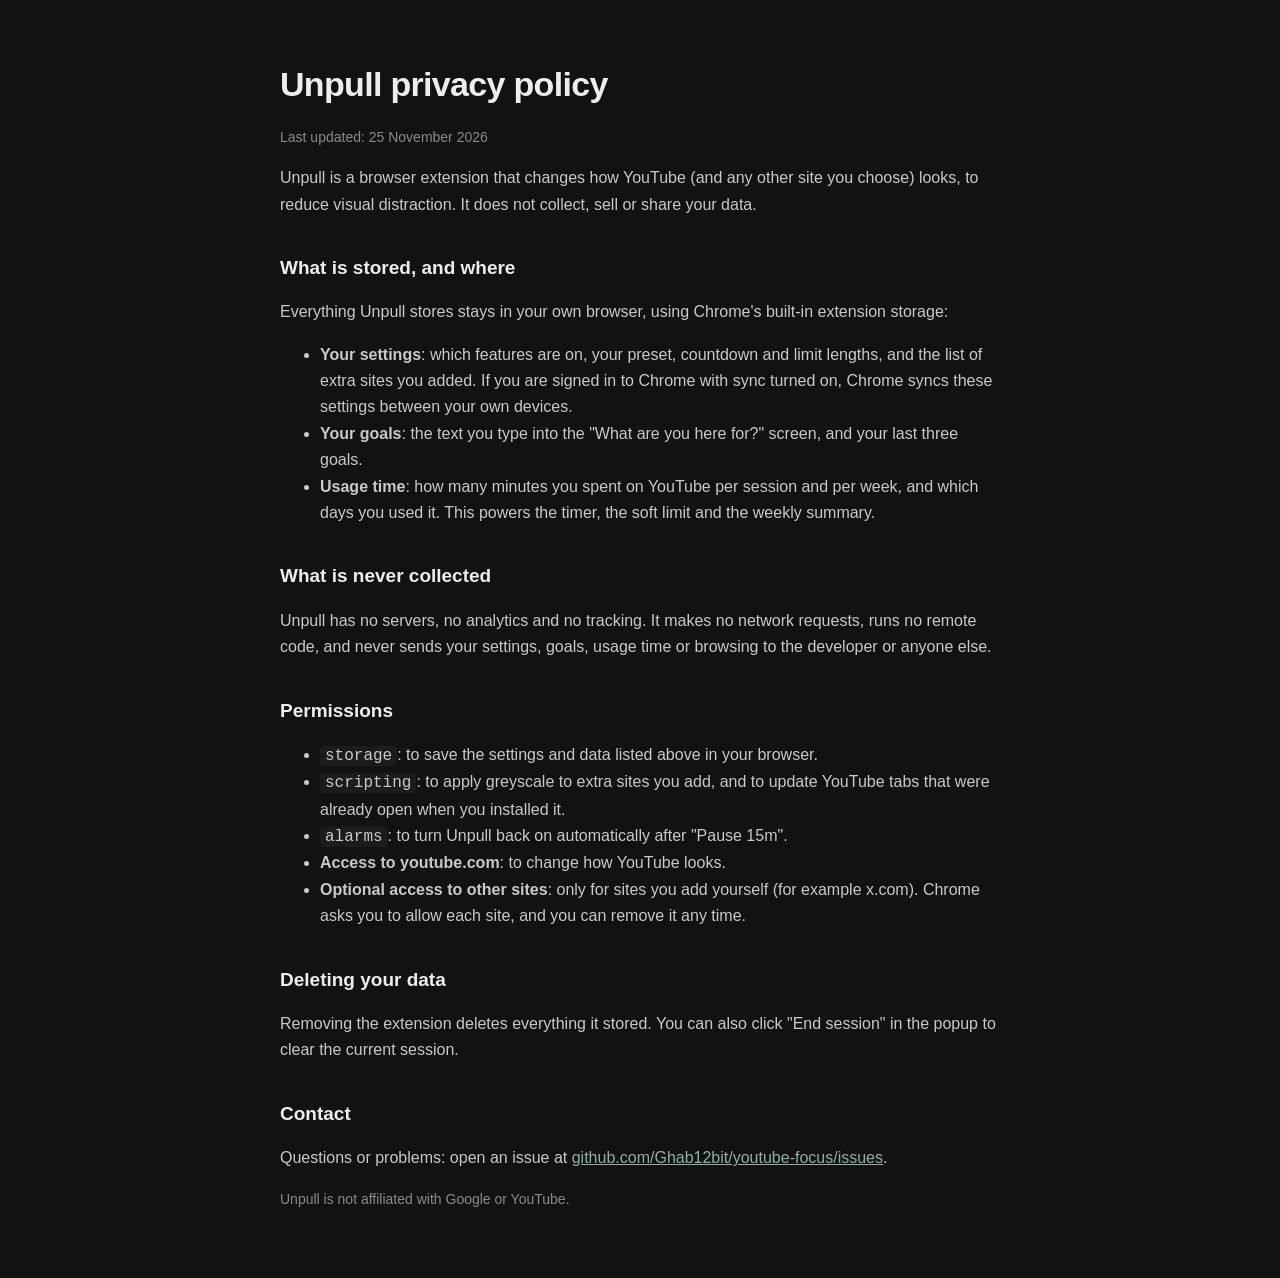
<file: docs/index.html>
<!DOCTYPE html>
<html lang="en"><head><meta charset="utf-8"><meta name="viewport" content="width=device-width,initial-scale=1">
<title>Unpull: Privacy Policy</title>
<style>body{margin:0;background:#121212;color:#EDEDED;font:16px/1.65 -apple-system,BlinkMacSystemFont,"Segoe UI",Roboto,sans-serif}main{max-width:720px;margin:0 auto;padding:56px 24px}h1{font-size:34px;letter-spacing:-.02em;margin:0 0 6px}h2{font-size:19px;margin:34px 0 8px}p,li{color:#C9C9C9}.muted{color:#8A8A8A;font-size:14px}a{color:#8FB3A0}code{background:#1C1C1C;padding:1px 5px;border-radius:4px}</style></head>
<body><main>
<h1>Unpull privacy policy</h1>
<p class="muted">Last updated: 25 November 2026</p>
<p>Unpull is a browser extension that changes how YouTube (and any other site you choose) looks, to reduce visual distraction. It does not collect, sell or share your data.</p>
<h2>What is stored, and where</h2>
<p>Everything Unpull stores stays in your own browser, using Chrome's built-in extension storage:</p>
<ul>
<li><b>Your settings</b>: which features are on, your preset, countdown and limit lengths, and the list of extra sites you added. If you are signed in to Chrome with sync turned on, Chrome syncs these settings between your own devices.</li>
<li><b>Your goals</b>: the text you type into the "What are you here for?" screen, and your last three goals.</li>
<li><b>Usage time</b>: how many minutes you spent on YouTube per session and per week, and which days you used it. This powers the timer, the soft limit and the weekly summary.</li>
</ul>
<h2>What is never collected</h2>
<p>Unpull has no servers, no analytics and no tracking. It makes no network requests, runs no remote code, and never sends your settings, goals, usage time or browsing to the developer or anyone else.</p>
<h2>Permissions</h2>
<ul>
<li><code>storage</code>: to save the settings and data listed above in your browser.</li>
<li><code>scripting</code>: to apply greyscale to extra sites you add, and to update YouTube tabs that were already open when you installed it.</li>
<li><code>alarms</code>: to turn Unpull back on automatically after "Pause 15m".</li>
<li><b>Access to youtube.com</b>: to change how YouTube looks.</li>
<li><b>Optional access to other sites</b>: only for sites you add yourself (for example x.com). Chrome asks you to allow each site, and you can remove it any time.</li>
</ul>
<h2>Deleting your data</h2>
<p>Removing the extension deletes everything it stored. You can also click "End session" in the popup to clear the current session.</p>
<h2>Contact</h2>
<p>Questions or problems: open an issue at <a href="https://github.com/Ghab12bit/youtube-focus/issues">github.com/Ghab12bit/youtube-focus/issues</a>.</p>
<p class="muted">Unpull is not affiliated with Google or YouTube.</p>
</main></body></html>
</file>
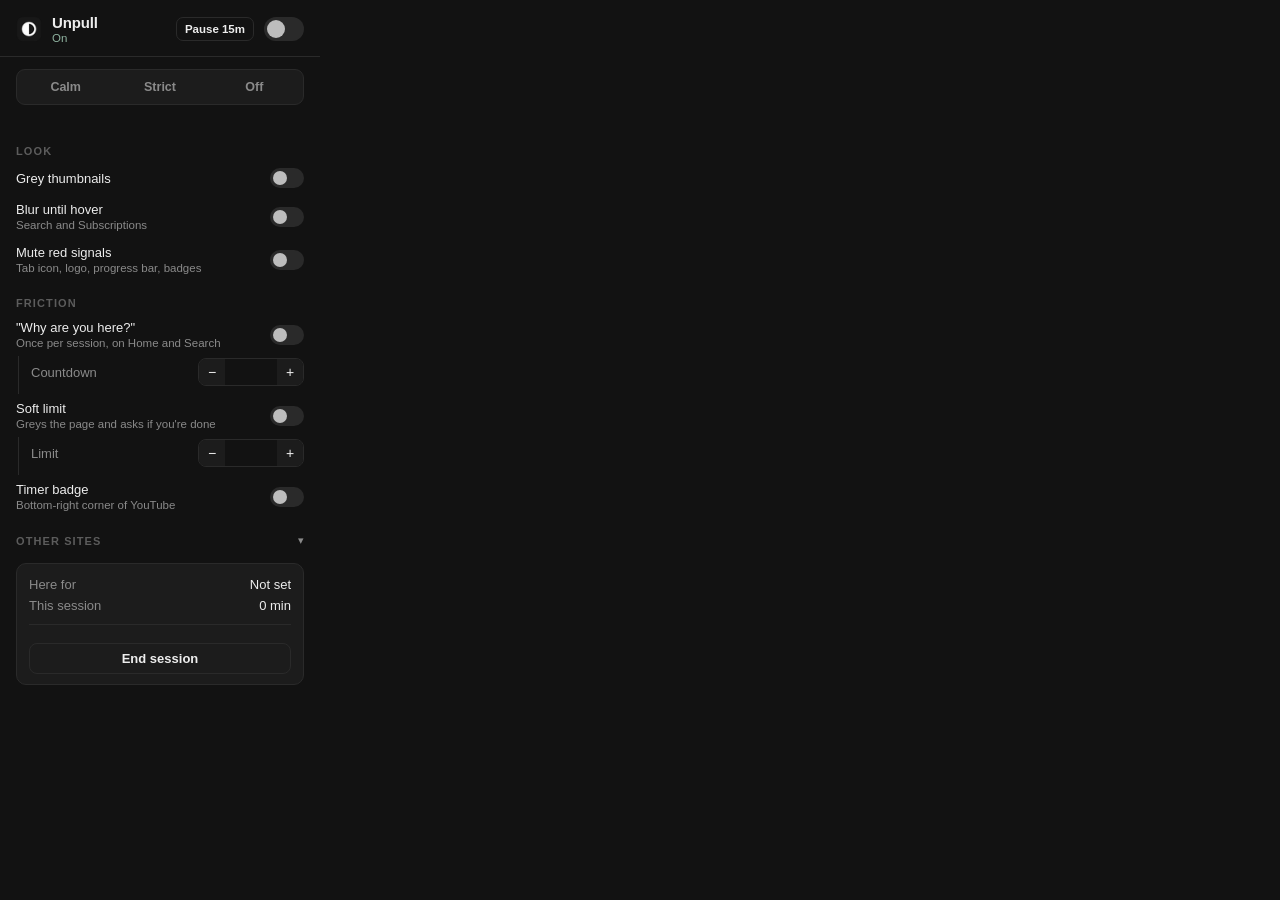
<file: popup.html>
<!DOCTYPE html>
<html lang="en">
<head>
  <meta charset="utf-8" />
  <link rel="stylesheet" href="popup.css" />
</head>
<body>
  <header>
    <img class="logo" src="icons/icon32.png" alt="" />
    <div class="grow">
      <div class="title">Unpull</div>
      <div class="status" id="status">On</div>
    </div>
    <button type="button" id="pause15" class="ghost">Pause 15m</button>
    <label class="switch big" title="Turn everything on or off (Alt+Shift+U)">
      <input type="checkbox" id="master" />
      <span></span>
    </label>
  </header>

  <div id="pausedbox" class="pausedbox" hidden></div>

  <main id="features">
    <div class="presets">
      <div class="seg" role="radiogroup" aria-label="Preset">
        <button type="button" data-preset="calm">Calm</button>
        <button type="button" data-preset="strict">Strict</button>
        <button type="button" data-preset="off">Off</button>
      </div>
      <div class="seghint" id="seghint"></div>
    </div>

    <section>
      <div class="label">Look</div>
      <div class="item">
        <div><div class="name">Grey thumbnails</div></div>
        <label class="switch"><input type="checkbox" data-key="grey" /><span></span></label>
      </div>
      <div class="item">
        <div><div class="name">Blur until hover</div><div class="hint">Search and Subscriptions</div></div>
        <label class="switch"><input type="checkbox" data-key="blur" /><span></span></label>
      </div>
      <div class="item">
        <div><div class="name">Mute red signals</div><div class="hint">Tab icon, logo, progress bar, badges</div></div>
        <label class="switch"><input type="checkbox" data-key="mute" /><span></span></label>
      </div>
    </section>

    <section>
      <div class="label">Friction</div>
      <div class="item">
        <div><div class="name">"Why are you here?"</div><div class="hint">Once per session, on Home and Search</div></div>
        <label class="switch"><input type="checkbox" data-key="pause" /><span></span></label>
      </div>
      <div class="item sub-item" data-depends="pause">
        <div class="name">Countdown</div>
        <div class="stepper" data-key="countdown" data-min="0" data-max="15" data-step="1" data-unit="s">
          <button type="button" class="minus">&minus;</button><span class="val"></span><button type="button" class="plus">+</button>
        </div>
      </div>
      <div class="item">
        <div><div class="name">Soft limit</div><div class="hint">Greys the page and asks if you're done</div></div>
        <label class="switch"><input type="checkbox" data-key="limit" /><span></span></label>
      </div>
      <div class="item sub-item" data-depends="limit">
        <div class="name">Limit</div>
        <div class="stepper" data-key="limitMin" data-min="5" data-max="180" data-step="5" data-unit=" min">
          <button type="button" class="minus">&minus;</button><span class="val"></span><button type="button" class="plus">+</button>
        </div>
      </div>
      <div class="item">
        <div><div class="name">Timer badge</div><div class="hint">Bottom-right corner of YouTube</div></div>
        <label class="switch"><input type="checkbox" data-key="timer" /><span></span></label>
      </div>
    </section>

    <section>
      <details id="others">
        <summary>
          <span class="label inline">Other sites</span>
          <span class="sum" id="others-sum"></span>
          <span class="chev">&#9662;</span>
        </summary>
        <div class="item">
          <div><div class="name">Greyscale other sites</div><div class="hint">Whole page, like phone grayscale</div></div>
          <label class="switch"><input type="checkbox" data-key="greySitesOn" /><span></span></label>
        </div>
        <div class="sites" data-depends="greySitesOn">
          <div id="site-list" class="chips"></div>
          <form id="site-form" class="add" autocomplete="off">
            <input id="site-input" placeholder="Add a site, e.g. reddit.com" />
            <button type="submit">Add</button>
          </form>
          <div id="site-error" class="error" hidden></div>
          <p class="note" id="allow-note" hidden>Dashed sites need one click on Allow. Chrome then asks for access to that site only.</p>
        </div>
      </details>
    </section>

    <div class="card">
      <div class="stat"><span class="k">Here for</span><span class="v" id="intent">Not set</span></div>
      <div class="stat"><span class="k">This session</span><span class="v" id="time">0 min</span></div>
      <div class="week" id="week"></div>
      <button type="button" id="end" class="end">End session</button>
    </div>

    <div class="nudge" id="nudge" hidden>
      <span>Finding Unpull useful?</span>
      <span><a id="review" href="#" target="_blank" rel="noopener">Leave a review</a><button type="button" id="nudge-x" title="Don't show again">&times;</button></span>
    </div>
  </main>

  <script src="popup.js"></script>
</body>
</html>
</file>
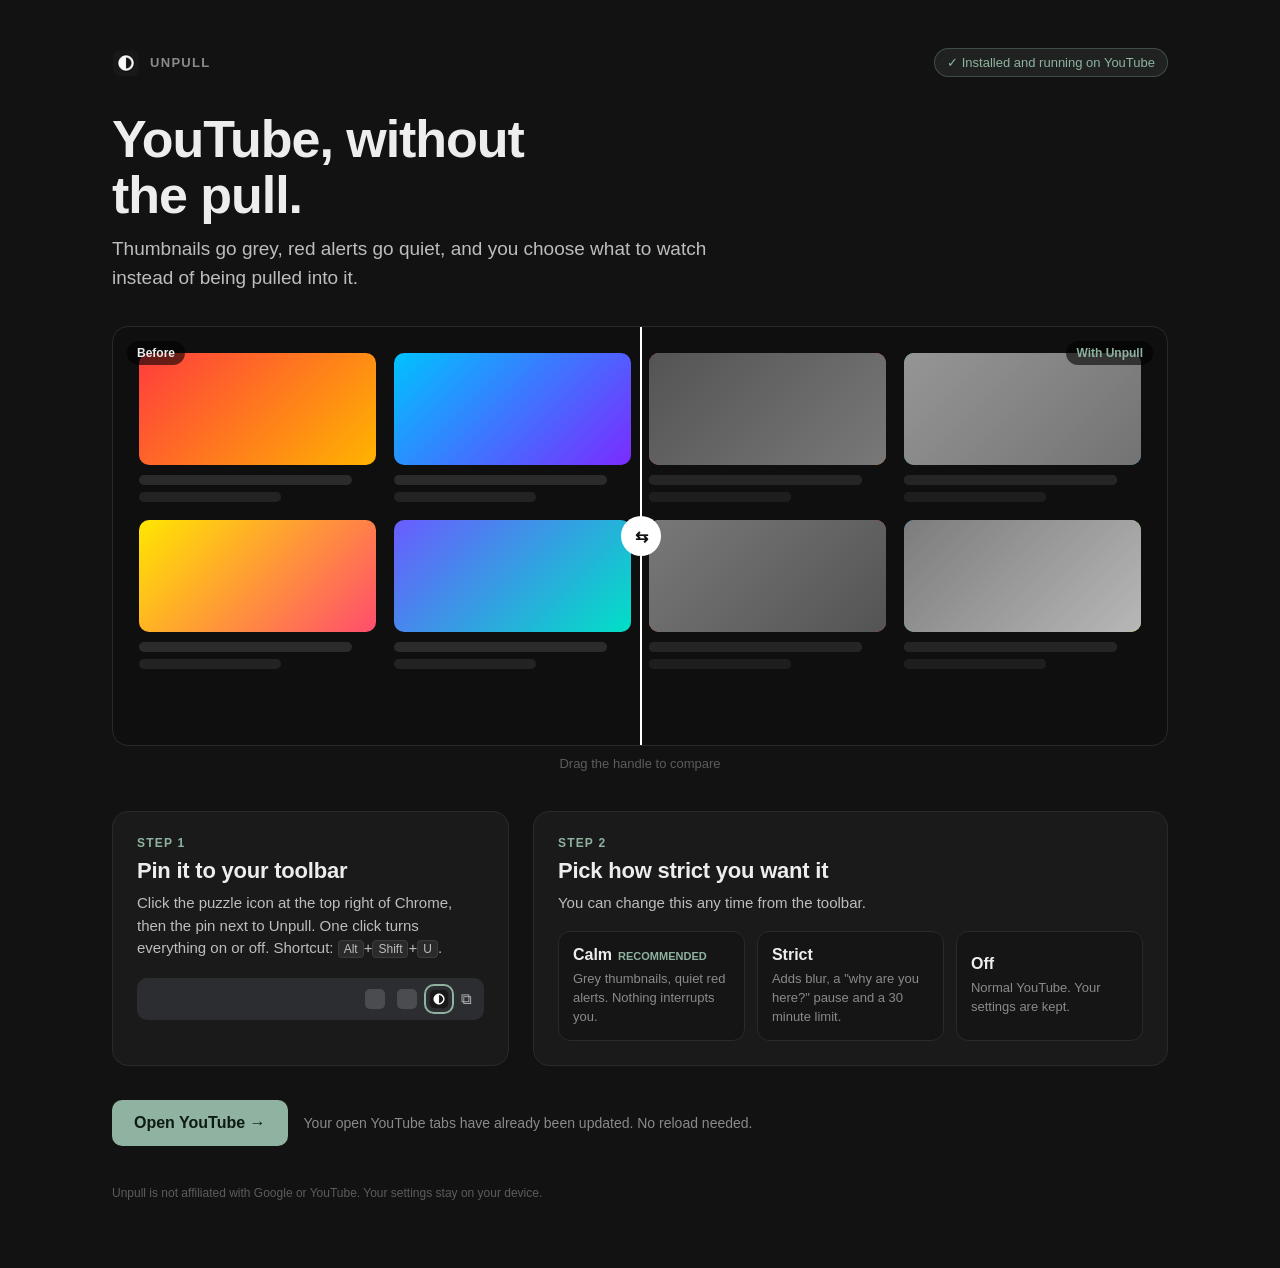
<file: welcome.html>
<!DOCTYPE html>
<html lang="en">
<head>
  <meta charset="utf-8" />
  <title>Welcome to Unpull</title>
  <link rel="icon" href="icons/icon32.png" />
  <link rel="stylesheet" href="welcome.css" />
</head>
<body>
  <div class="wrap">
    <div class="top">
      <img class="logo" src="icons/icon32.png" alt="" />Unpull
      <span class="ok">&#10003; Installed and running on YouTube</span>
    </div>

    <h1>YouTube, without<br />the pull.</h1>
    <p class="lead">Thumbnails go grey, red alerts go quiet, and you choose what to watch instead of being pulled into it.</p>

    <div class="ba" id="ba">
      <div class="feed colour" aria-hidden="true"></div>
      <div class="feed grey" id="grey" aria-hidden="true"></div>
      <div class="handle" id="handle"><b>&#8646;</b></div>
      <span class="tag a">Before</span><span class="tag b">With Unpull</span>
    </div>
    <p class="drag">Drag the handle to compare</p>

    <div class="steps">
      <div class="box">
        <div class="n">Step 1</div>
        <h3>Pin it to your toolbar</h3>
        <p class="p" id="pin-text">Click the puzzle icon at the top right of Chrome, then the pin next to Unpull. One click turns everything on or off. Shortcut: <kbd>Alt</kbd>+<kbd>Shift</kbd>+<kbd>U</kbd>.</p>
        <div class="bar"><span></span><span></span><img class="me" src="icons/icon32.png" alt="" /><span class="pz">&#10697;</span></div>
        <p class="pinned" id="pinned" hidden>&#10003; Pinned. Nice.</p>
      </div>
      <div class="box">
        <div class="n">Step 2</div>
        <h3>Pick how strict you want it</h3>
        <p class="p">You can change this any time from the toolbar.</p>
        <div class="cards">
          <button type="button" class="pc" data-preset="calm"><b>Calm</b><span class="rec">RECOMMENDED</span><span class="d">Grey thumbnails, quiet red alerts. Nothing interrupts you.</span></button>
          <button type="button" class="pc" data-preset="strict"><b>Strict</b><span class="d">Adds blur, a "why are you here?" pause and a 30 minute limit.</span></button>
          <button type="button" class="pc" data-preset="off"><b>Off</b><span class="d">Normal YouTube. Your settings are kept.</span></button>
        </div>
      </div>
    </div>

    <div class="cta">
      <a class="btn" href="https://www.youtube.com/" target="_blank" rel="noopener">Open YouTube &rarr;</a>
      <span class="sub">Your open YouTube tabs have already been updated. No reload needed.</span>
    </div>
    <p class="foot">Unpull is not affiliated with Google or YouTube. Your settings stay on your device.</p>
  </div>
  <script src="welcome.js"></script>
</body>
</html>
</file>
<file: popup.css>
:root {
  --bg: #121212;
  --surface: #1C1C1C;
  --border: #2A2A2A;
  --text: #EDEDED;
  --muted: #8A8A8A;
  --faint: #5C5C5C;
  --accent: #8FB3A0;      /* sage: calm, "okay", deliberately not red */
  --accent-ink: #0E1A14;
  --amber: #C9A86A;       /* paused / warning */
}
* { box-sizing: border-box; }
body {
  width: 320px; margin: 0; background: var(--bg); color: var(--text);
  font-family: -apple-system, BlinkMacSystemFont, "SF Pro Text", "Segoe UI", Roboto, sans-serif;
  font-size: 13px; -webkit-font-smoothing: antialiased;
}
button { font: inherit; cursor: pointer; }

/* Header */
header { display: flex; align-items: center; gap: 10px; padding: 14px 16px 12px; border-bottom: 1px solid var(--border); }
.logo { width: 26px; height: 26px; border-radius: 7px; }
.grow { flex: 1; min-width: 0; }
.title { font-size: 15px; font-weight: 600; letter-spacing: -0.01em; }
.status { font-size: 11.5px; color: var(--accent); margin-top: 1px; white-space: nowrap; }
.status.paused { color: var(--amber); }
.status.off { color: var(--muted); }
.ghost {
  font-size: 11.5px; font-weight: 600; color: var(--text); background: transparent;
  border: 1px solid var(--border); border-radius: 7px; padding: 5px 8px;
}
.ghost:hover { background: var(--surface); }

.pausedbox {
  margin: 12px 16px 0; border: 1px dashed #4A3F2A; border-radius: 10px; padding: 12px;
  color: var(--amber); font-size: 12.5px; line-height: 1.5;
}
.pausedbox b { color: var(--text); }

main { transition: opacity .2s; }
body.off main > :not(.presets), body.paused main > :not(.presets) { opacity: .35; pointer-events: none; }

/* Presets */
.presets { padding: 12px 16px 4px; }
.seg {
  display: grid; grid-template-columns: repeat(3, 1fr); gap: 3px; padding: 3px;
  background: var(--surface); border: 1px solid var(--border); border-radius: 9px;
}
.seg button {
  border: 0; background: transparent; color: var(--muted); font-weight: 600; font-size: 12.5px;
  padding: 7px 0; border-radius: 6px;
}
.seg button:hover { color: var(--text); }
.seg button.sel { background: var(--accent); color: var(--accent-ink); }
.seghint { font-size: 11.5px; color: var(--muted); margin: 7px 2px 0; min-height: 15px; }

/* Sections */
section { padding: 8px 16px 2px; }
.label {
  font-size: 11px; font-weight: 600; letter-spacing: .1em; text-transform: uppercase;
  color: var(--faint); margin: 6px 0 4px;
}
.item { display: flex; align-items: center; justify-content: space-between; gap: 12px; padding: 7px 0; }
.name { font-weight: 500; }
.hint { font-size: 11.5px; color: var(--muted); margin-top: 2px; }
.sub-item { padding: 2px 0 8px 12px; border-left: 1px solid var(--border); margin-left: 2px; }
.sub-item .name { color: var(--muted); font-weight: 400; }
.sub-item.disabled, .sites.disabled { opacity: .35; pointer-events: none; }

/* Collapsible "Other sites" */
details summary {
  list-style: none; display: flex; align-items: center; gap: 8px; cursor: pointer;
  padding: 6px 0; user-select: none;
}
details summary::-webkit-details-marker { display: none; }
.label.inline { margin: 0; }
.sum { flex: 1; font-size: 11.5px; color: var(--muted); }
.chev { color: var(--muted); font-size: 11px; transition: transform .15s; }
details[open] .chev { transform: rotate(180deg); }

/* Switch */
.switch { position: relative; width: 34px; height: 20px; flex: none; cursor: pointer; }
.switch.big { width: 40px; height: 24px; }
.switch input { opacity: 0; width: 0; height: 0; position: absolute; }
.switch span { position: absolute; inset: 0; background: var(--border); border-radius: 999px; transition: background .15s; }
.switch span::after {
  content: ""; position: absolute; left: 3px; top: 3px; width: 14px; height: 14px;
  border-radius: 50%; background: #BDBDBD; transition: transform .15s, background .15s;
}
.switch.big span::after { width: 18px; height: 18px; }
.switch input:checked + span { background: var(--accent); }
.switch input:checked + span::after { transform: translateX(14px); background: var(--accent-ink); }
.switch.big input:checked + span::after { transform: translateX(16px); }
.switch input:focus-visible + span { outline: 2px solid var(--accent); outline-offset: 2px; }

/* Stepper */
.stepper { display: flex; align-items: center; border: 1px solid var(--border); border-radius: 8px; overflow: hidden; }
.stepper button { width: 26px; height: 26px; border: 0; background: var(--surface); color: var(--text); font-size: 14px; }
.stepper button:hover { background: var(--border); }
.stepper .val { min-width: 52px; text-align: center; font-variant-numeric: tabular-nums; font-size: 12.5px; }

/* Other sites */
.sites { padding: 2px 0 8px; }
.chips { display: flex; flex-wrap: wrap; gap: 6px; margin-bottom: 8px; }
.chip {
  display: inline-flex; align-items: center; gap: 6px; background: var(--surface);
  border: 1px solid var(--border); border-radius: 999px; padding: 4px 6px 4px 10px; font-size: 12px;
}
.chip.pending { border-style: dashed; color: var(--muted); }
.chip button {
  width: 18px; height: 18px; border: 0; border-radius: 50%; background: transparent;
  color: var(--muted); font-size: 13px; line-height: 1;
}
.chip button:hover { background: var(--border); color: var(--text); }
.chip .allow {
  width: auto; height: 20px; padding: 0 8px; border-radius: 999px;
  background: var(--accent); color: var(--accent-ink); font-size: 11px; font-weight: 600;
}
.chip .allow:hover { background: #A3C4B2; color: var(--accent-ink); }
.chips .empty { font-size: 12px; color: var(--faint); }
.add { display: flex; gap: 6px; }
.add input {
  flex: 1; min-width: 0; font: inherit; font-size: 12.5px; color: var(--text);
  background: var(--surface); border: 1px solid var(--border); border-radius: 8px; padding: 7px 10px; outline: none;
}
.add input::placeholder { color: var(--faint); }
.add input:focus { border-color: var(--accent); }
.add button { font-size: 12.5px; font-weight: 600; padding: 0 12px; background: var(--accent); color: var(--accent-ink); border: 0; border-radius: 8px; }
.error { font-size: 11.5px; color: var(--amber); margin-top: 6px; }
.note { font-size: 11.5px; color: var(--muted); margin: 8px 0 0; line-height: 1.4; }

/* Session card */
.card { margin: 8px 16px 14px; background: var(--surface); border: 1px solid var(--border); border-radius: 10px; padding: 10px 12px; }
.stat { display: flex; justify-content: space-between; gap: 12px; padding: 3px 0; }
.stat .k { color: var(--muted); }
.stat .v { font-weight: 500; text-align: right; max-width: 180px; overflow: hidden; text-overflow: ellipsis; white-space: nowrap; font-variant-numeric: tabular-nums; }
.week { font-size: 12px; color: var(--muted); border-top: 1px solid var(--border); margin-top: 8px; padding-top: 8px; }
.week b { color: var(--text); font-weight: 500; }
.week .down { color: var(--accent); }
.week .up { color: var(--amber); }
.end {
  width: 100%; margin-top: 10px; padding: 7px; font-weight: 600; color: var(--text);
  background: transparent; border: 1px solid var(--border); border-radius: 8px;
}
.end:hover { background: var(--border); }

/* Review nudge */
.nudge { margin: -4px 16px 14px; font-size: 12px; color: var(--muted); display: flex; justify-content: space-between; align-items: center; }
.nudge a { color: var(--accent); text-decoration: none; font-weight: 600; }
.nudge button { border: 0; background: transparent; color: var(--faint); font-size: 14px; margin-left: 6px; }

[hidden] { display: none !important; }
</file>
<file: welcome.css>
:root { --bg:#121212; --surface:#1A1A1A; --border:#2A2A2A; --text:#EDEDED; --muted:#8A8A8A; --faint:#5C5C5C; --accent:#8FB3A0; --ink:#0E1A14; }
* { box-sizing: border-box; }
body { margin: 0; background: var(--bg); color: var(--text); font-family: -apple-system, BlinkMacSystemFont, "SF Pro Text", "Segoe UI", Roboto, sans-serif; -webkit-font-smoothing: antialiased; }
.wrap { max-width: 1120px; margin: 0 auto; padding: 48px 32px 56px; }
.top { display: flex; align-items: center; gap: 10px; color: var(--muted); font-size: 13px; font-weight: 600; letter-spacing: .1em; text-transform: uppercase; }
.logo { width: 28px; height: 28px; border-radius: 8px; }
.ok { margin-left: auto; text-transform: none; letter-spacing: 0; font-weight: 500; color: var(--accent); background: rgba(143,179,160,.1); border: 1px solid rgba(143,179,160,.3); padding: 6px 12px; border-radius: 999px; }
h1 { font-size: 52px; line-height: 1.08; letter-spacing: -.02em; margin: 34px 0 12px; font-weight: 700; }
.lead { font-size: 19px; color: #BDBDBD; margin: 0 0 34px; max-width: 640px; line-height: 1.5; }

/* Before / after slider */
.ba { position: relative; height: 420px; border-radius: 16px; overflow: hidden; border: 1px solid var(--border); background: #0f0f0f; user-select: none; touch-action: none; cursor: ew-resize; }
.feed { position: absolute; inset: 0; padding: 26px; display: grid; grid-template-columns: repeat(4, 1fr); gap: 18px; align-content: start; }
.feed > div .t { border-radius: 10px; height: 112px; }
.feed .l1 { height: 10px; border-radius: 5px; background: #2b2b2b; margin-top: 10px; width: 90%; }
.feed .l2 { height: 10px; border-radius: 5px; background: #232323; margin-top: 7px; width: 60%; }
.grey { clip-path: inset(0 0 0 50%); filter: grayscale(1) brightness(.85); }
.handle { position: absolute; top: 0; bottom: 0; left: 50%; width: 2px; background: #fff; pointer-events: none; }
.handle b { position: absolute; top: 50%; left: 50%; transform: translate(-50%,-50%); width: 40px; height: 40px; border-radius: 50%; background: #fff; color: #111; display: grid; place-items: center; font-size: 16px; }
.tag { position: absolute; top: 14px; font-size: 12px; font-weight: 600; padding: 5px 10px; border-radius: 999px; background: rgba(0,0,0,.6); }
.tag.a { left: 14px; } .tag.b { right: 14px; color: var(--accent); }
.drag { font-size: 13px; color: var(--faint); margin: 10px 0 0; text-align: center; }

/* Steps */
.steps { display: grid; grid-template-columns: 1fr 1.6fr; gap: 24px; margin-top: 40px; }
.box { background: var(--surface); border: 1px solid var(--border); border-radius: 16px; padding: 24px; }
.n { font-size: 12px; font-weight: 700; color: var(--accent); letter-spacing: .1em; text-transform: uppercase; }
h3 { font-size: 22px; margin: 8px 0 8px; letter-spacing: -.01em; }
.p { color: #BDBDBD; font-size: 15px; line-height: 1.5; margin: 0; }
kbd { font: inherit; font-size: 12px; background: #2a2a2a; border: 1px solid #3a3a3a; border-radius: 4px; padding: 1px 5px; }
.bar { margin-top: 18px; height: 42px; border-radius: 10px; background: #2b2d30; display: flex; align-items: center; gap: 12px; padding: 0 12px; justify-content: flex-end; }
.bar span { width: 20px; height: 20px; border-radius: 5px; background: #4a4c50; }
.bar .me { width: 20px; height: 20px; border-radius: 5px; outline: 2px solid var(--accent); outline-offset: 3px; }
.bar .pz { background: none; color: #bbb; font-size: 15px; width: auto; height: auto; }
.pinned { color: var(--accent); font-weight: 600; margin: 12px 0 0; }
.cards { display: grid; grid-template-columns: repeat(3, 1fr); gap: 12px; margin-top: 16px; }
.pc { text-align: left; font: inherit; color: var(--text); border: 1px solid var(--border); border-radius: 12px; padding: 14px; background: #151515; cursor: pointer; }
.pc:hover { border-color: #3a3a3a; }
.pc.sel { border-color: var(--accent); background: rgba(143,179,160,.07); }
.pc b { font-size: 16px; } .pc .rec { font-size: 11px; color: var(--accent); font-weight: 700; margin-left: 6px; }
.pc .d { display: block; font-size: 13px; color: var(--muted); margin-top: 6px; line-height: 1.45; }
.cta { display: flex; align-items: center; gap: 16px; margin-top: 34px; flex-wrap: wrap; }
.btn { background: var(--accent); color: var(--ink); font-weight: 700; font-size: 16px; padding: 14px 22px; border-radius: 10px; text-decoration: none; }
.btn:hover { background: #A3C4B2; }
.sub { color: var(--muted); font-size: 14px; }
.foot { color: var(--faint); font-size: 12px; margin-top: 40px; }
@media (max-width: 860px) { .steps { grid-template-columns: 1fr; } .cards { grid-template-columns: 1fr; } h1 { font-size: 40px; } }

[hidden] { display: none !important; }
</file>
